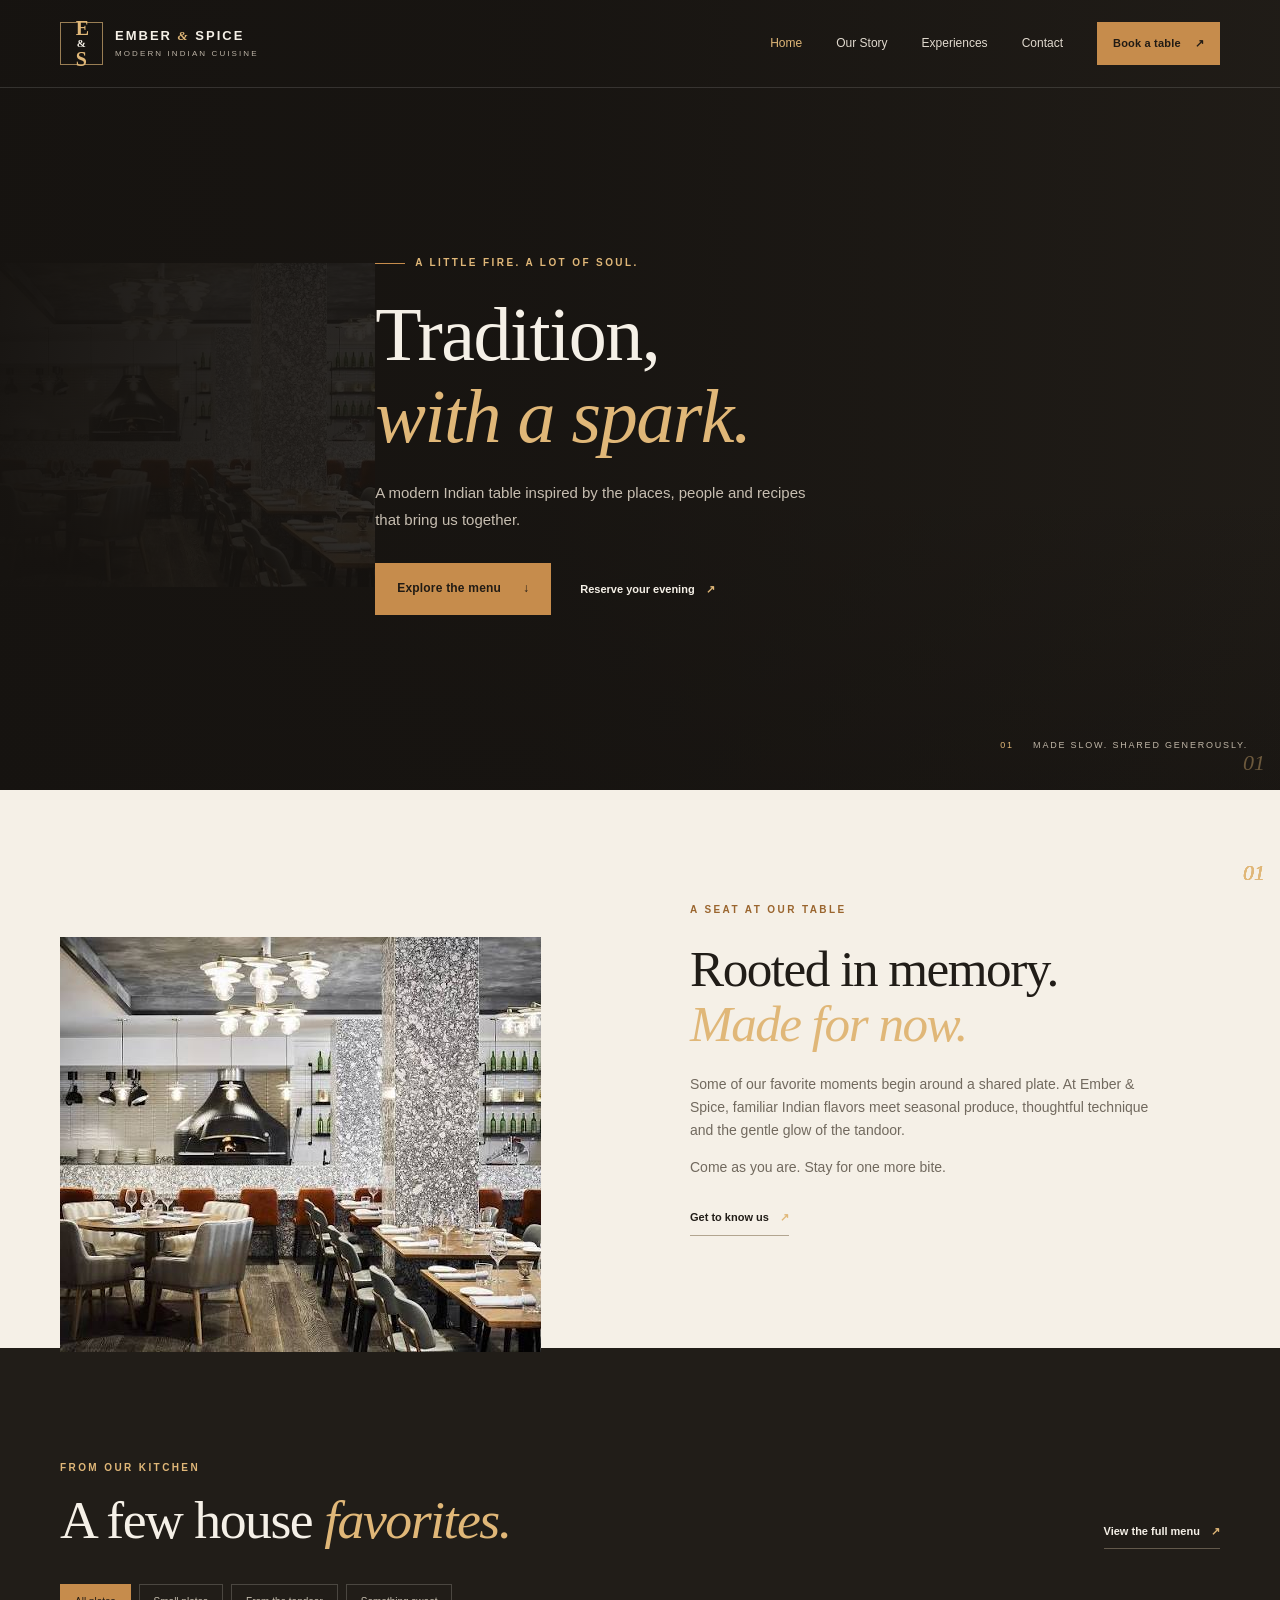
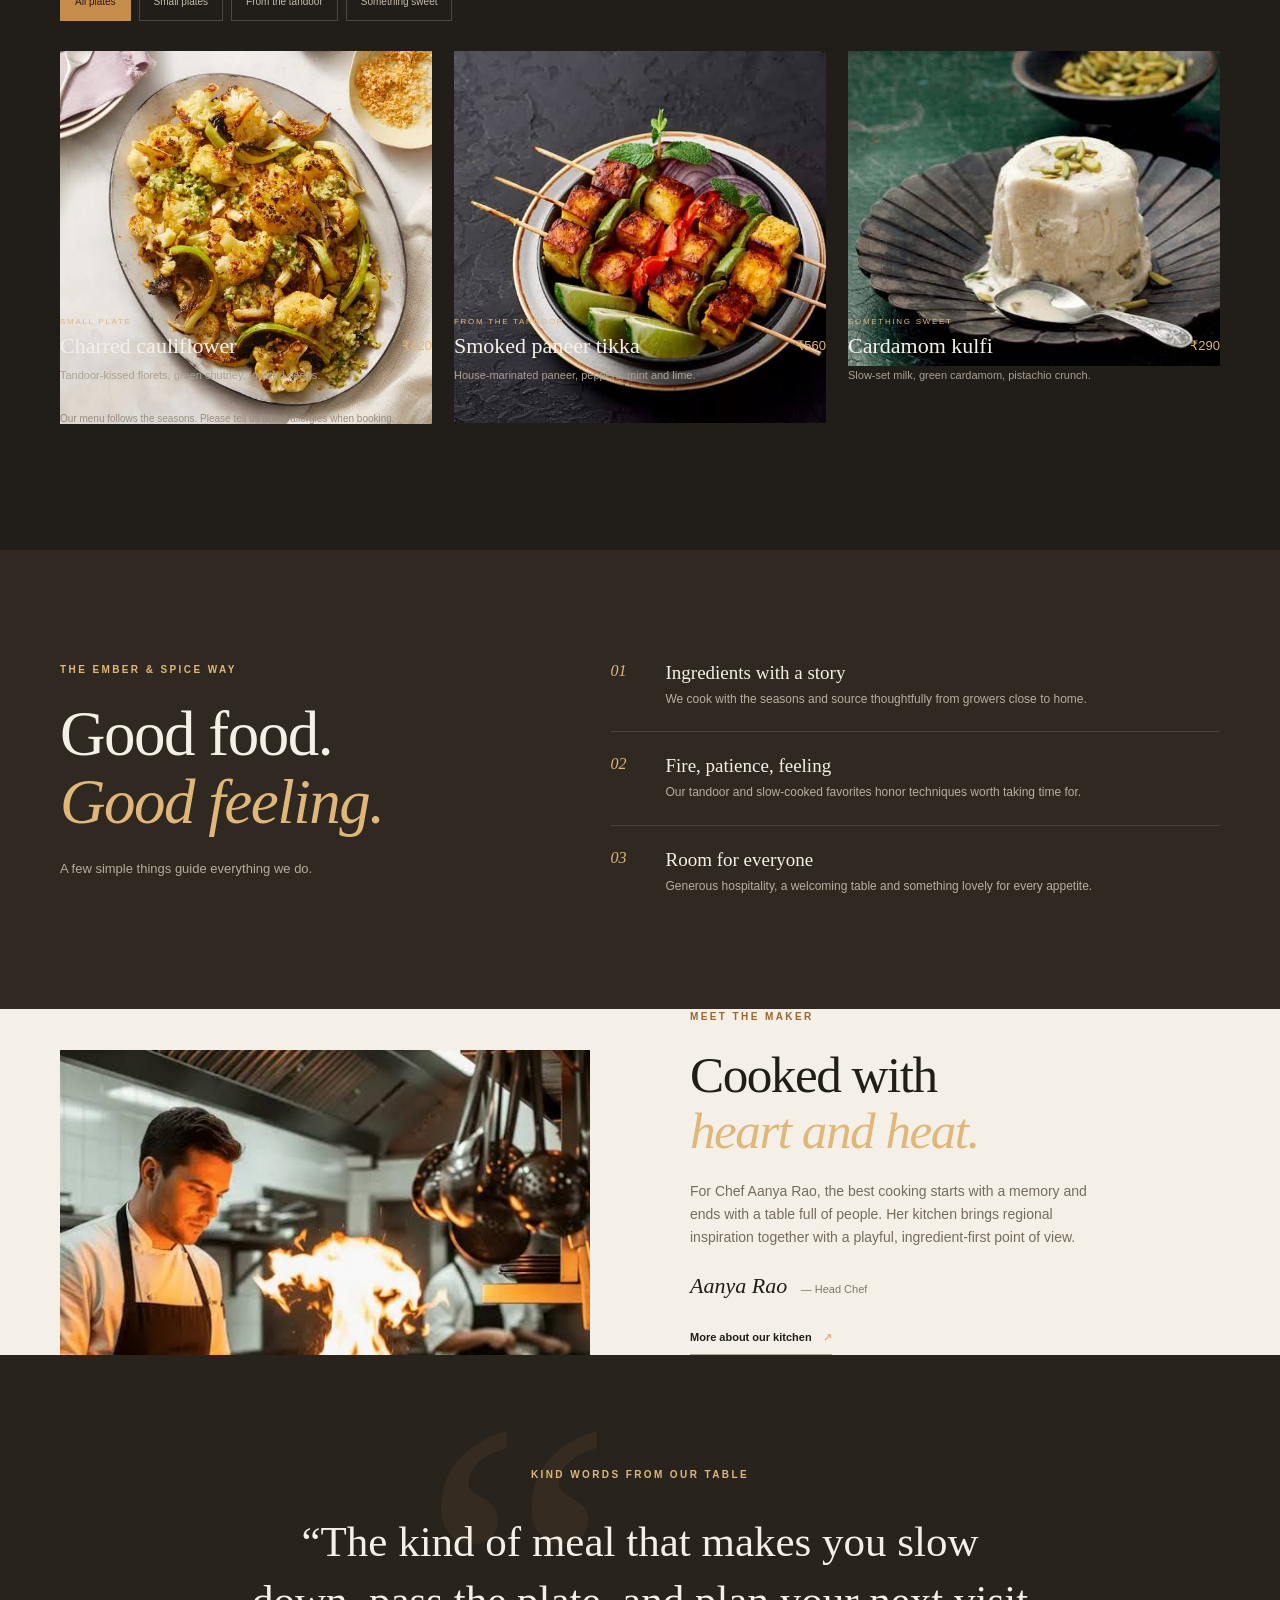
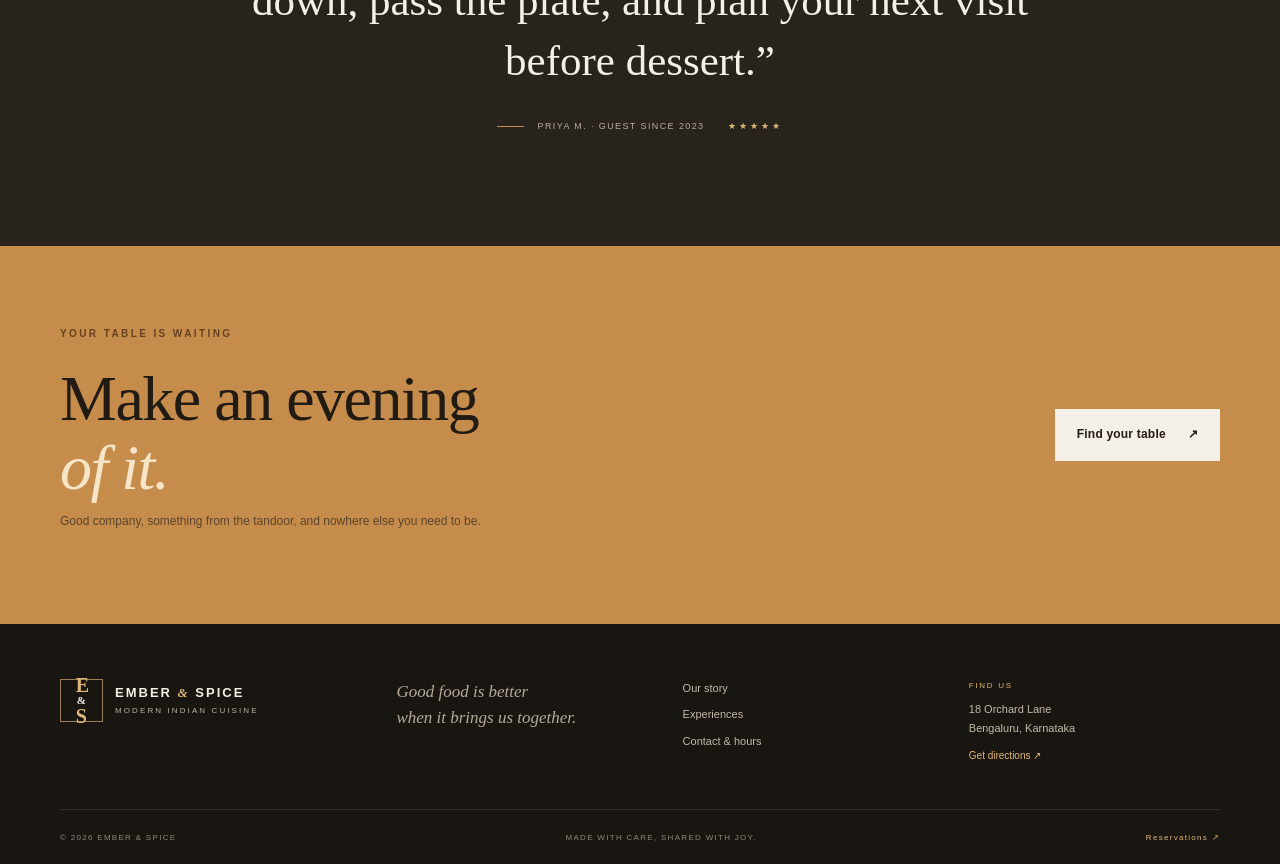
<file: index.html>
<!doctype html>
<html lang="en">
<head>
  <meta charset="utf-8">
  <meta name="viewport" content="width=device-width, initial-scale=1">
  <meta name="description" content="Discover Ember & Spice, modern Indian cuisine shaped by seasonal ingredients and the warmth of the fire.">
  <title>Ember &amp; Spice | Modern Indian Cuisine</title>
  <link rel="stylesheet" href="css/style.css">
  <script src="js/script.js" defer></script>
</head>
<body>
  <a class="skip-link" href="#main">Skip to content</a>
  <header class="site-header">
    <div class="container header-inner">
      <a class="brand" href="index.html" aria-label="Ember and Spice home"><span class="brand-mark" aria-hidden="true">E<span>&amp;</span>S</span><span class="brand-name">EMBER <i>&amp;</i> SPICE<small>MODERN INDIAN CUISINE</small></span></a>
      <button class="menu-toggle" type="button" aria-expanded="false" aria-controls="primary-nav"><span class="sr-only">Open navigation</span><span></span><span></span></button>
      <nav class="primary-nav" id="primary-nav" aria-label="Main navigation">
        <a class="active" aria-current="page" href="index.html">Home</a><a href="about.html">Our Story</a><a href="services.html">Experiences</a><a href="contact.html">Contact</a>
        <a class="button button-small nav-cta" href="contact.html#reservation">Book a table <span aria-hidden="true">↗</span></a>
      </nav>
    </div>
  </header>
  <main id="main">
    <section class="hero">
      <div class="dish-image">
  <img src="images/ingredients.jpeg" alt="Indian restaurant dining table">
  <span class="dish-number">01</span>
</div>
      <div class="hero-shade"></div>
      <div class="container hero-content"><p class="eyebrow"><span></span> A little fire. A lot of soul.</p><h1>Tradition,<br><em>with a spark.</em></h1><p class="hero-copy">A modern Indian table inspired by the places, people and recipes that bring us together.</p><div class="hero-actions"><a class="button" href="#menu">Explore the menu <span aria-hidden="true">↓</span></a><a class="text-link" href="contact.html#reservation">Reserve your evening <span aria-hidden="true">↗</span></a></div></div>
      <div class="hero-note"><span>01</span> MADE SLOW. SHARED GENEROUSLY.</div>
    </section>

    <section class="intro section-pad" id="story"><div class="container intro-grid"><div class="dish-image">
  <img src="images/ingredients.jpeg" alt="Charred cauliflower with green chutney and toasted seeds">
  <span class="dish-number">01</span>
</div><div class="intro-copy"><p class="eyebrow">A seat at our table</p><h2>Rooted in memory.<br><em>Made for now.</em></h2><p>Some of our favorite moments begin around a shared plate. At Ember &amp; Spice, familiar Indian flavors meet seasonal produce, thoughtful technique and the gentle glow of the tandoor.</p><p>Come as you are. Stay for one more bite.</p><a class="under-link" href="about.html">Get to know us <span aria-hidden="true">↗</span></a></div></div></section>

    <section class="menu-section section-pad" id="menu"><div class="container"><div class="section-heading"><div><p class="eyebrow">From our kitchen</p><h2>A few house <em>favorites.</em></h2></div><a class="under-link desktop-link" href="services.html#menu">View the full menu <span aria-hidden="true">↗</span></a></div>
      <div class="filters" role="group" aria-label="Filter featured dishes"><button class="filter-button active" type="button" data-filter="all" aria-pressed="true">All plates</button><button class="filter-button" type="button" data-filter="small" aria-pressed="false">Small plates</button><button class="filter-button" type="button" data-filter="tandoor" aria-pressed="false">From the tandoor</button><button class="filter-button" type="button" data-filter="sweet" aria-pressed="false">Something sweet</button></div>
      <div class="dish-grid">
        <article class="dish-card" data-category="small"><div class="dish-image">
  <img src="images/dish-cauliflower.jpeg" alt="Charred cauliflower with green chutney and toasted seeds">
  <span class="dish-number">01</span>
</div>
          <div class="dish-info"><div><p class="dish-type">SMALL PLATE</p><h3>Charred cauliflower</h3></div><span class="price">₹420</span></div><p class="dish-description">Tandoor-kissed florets, green chutney, toasted seeds.</p></article>
        <article class="dish-card" data-category="tandoor"><div class="dish-image">
  <img src="images/dish-paneer.jpeg" alt="Smoked paneer tikka">
  <span class="dish-number">01</span>
</div><div class="dish-info"><div><p class="dish-type">FROM THE TANDOOR</p><h3>Smoked paneer tikka</h3></div><span class="price">₹560</span></div><p class="dish-description">House-marinated paneer, peppers, mint and lime.</p></article>
        <article class="dish-card" data-category="sweet"><div class="dish-image">
  <img src="images/dish-kulfi.jpeg" alt="Cardamom Kulfi">
  <span class="dish-number">01</span>
</div><div class="dish-info"><div><p class="dish-type">SOMETHING SWEET</p><h3>Cardamom kulfi</h3></div><span class="price">₹290</span></div><p class="dish-description">Slow-set milk, green cardamom, pistachio crunch.</p></article>
      </div><p class="menu-note">Our menu follows the seasons. Please tell us about allergies when booking.</p><a class="under-link mobile-link" href="services.html#menu">View the full menu <span aria-hidden="true">↗</span></a>
    </div></section>

    <section class="values section-pad"><div class="container values-grid"><div><p class="eyebrow">The Ember &amp; Spice way</p><h2>Good food.<br><em>Good feeling.</em></h2><p class="values-lead">A few simple things guide everything we do.</p></div><div class="value-list"><article><span>01</span><div><h3>Ingredients with a story</h3><p>We cook with the seasons and source thoughtfully from growers close to home.</p></div></article><article><span>02</span><div><h3>Fire, patience, feeling</h3><p>Our tandoor and slow-cooked favorites honor techniques worth taking time for.</p></div></article><article><span>03</span><div><h3>Room for everyone</h3><p>Generous hospitality, a welcoming table and something lovely for every appetite.</p></div></article></div></div></section>

    <section class="chef-section"><div class="container chef-grid"><div class="dish-image">
  <img src="images/image-chef.jpeg" alt="Chef cooking food in the kitchen">
  <span class="dish-number">01</span>
</div><div class="chef-copy"><p class="eyebrow">Meet the maker</p><h2>Cooked with<br><em>heart and heat.</em></h2><p>For Chef Aanya Rao, the best cooking starts with a memory and ends with a table full of people. Her kitchen brings regional inspiration together with a playful, ingredient-first point of view.</p><p class="signature">Aanya Rao <span>— Head Chef</span></p><a class="under-link" href="about.html#chef">More about our kitchen <span aria-hidden="true">↗</span></a></div></div></section>

    <section class="quote-section section-pad"><div class="container quote-inner"><p class="eyebrow">Kind words from our table</p><blockquote>“The kind of meal that makes you slow down, pass the plate, and plan your next visit before dessert.”</blockquote><div class="quote-byline"><span class="quote-rule"></span><span>PRIYA M. <i>·</i> GUEST SINCE 2023</span><span class="quote-stars" aria-label="5 out of 5 stars">★★★★★</span></div></div><span class="quote-mark" aria-hidden="true">“</span></section>

    <section class="visit-cta"><div class="container cta-inner"><div><p class="eyebrow">Your table is waiting</p><h2>Make an evening<br><em>of it.</em></h2><p>Good company, something from the tandoor, and nowhere else you need to be.</p></div><a class="button button-light" href="contact.html#reservation">Find your table <span aria-hidden="true">↗</span></a></div></section>
  </main>
  <footer class="site-footer"><div class="container footer-top"><a class="brand footer-brand" href="index.html"><span class="brand-mark" aria-hidden="true">E<span>&amp;</span>S</span><span class="brand-name">EMBER <i>&amp;</i> SPICE<small>MODERN INDIAN CUISINE</small></span></a><p>Good food is better<br>when it brings us together.</p><div class="footer-links"><a href="about.html">Our story</a><a href="services.html">Experiences</a><a href="contact.html">Contact &amp; hours</a></div><div class="footer-address"><span>FIND US</span><p>18 Orchard Lane<br>Bengaluru, Karnataka</p><a href="contact.html#location">Get directions ↗</a></div></div><div class="container footer-bottom"><span>© <span data-year>2026</span> EMBER &amp; SPICE</span><span>MADE WITH CARE, SHARED WITH JOY.</span><a href="contact.html#reservation">Reservations ↗</a></div></footer>
</body>
</html>
</file>
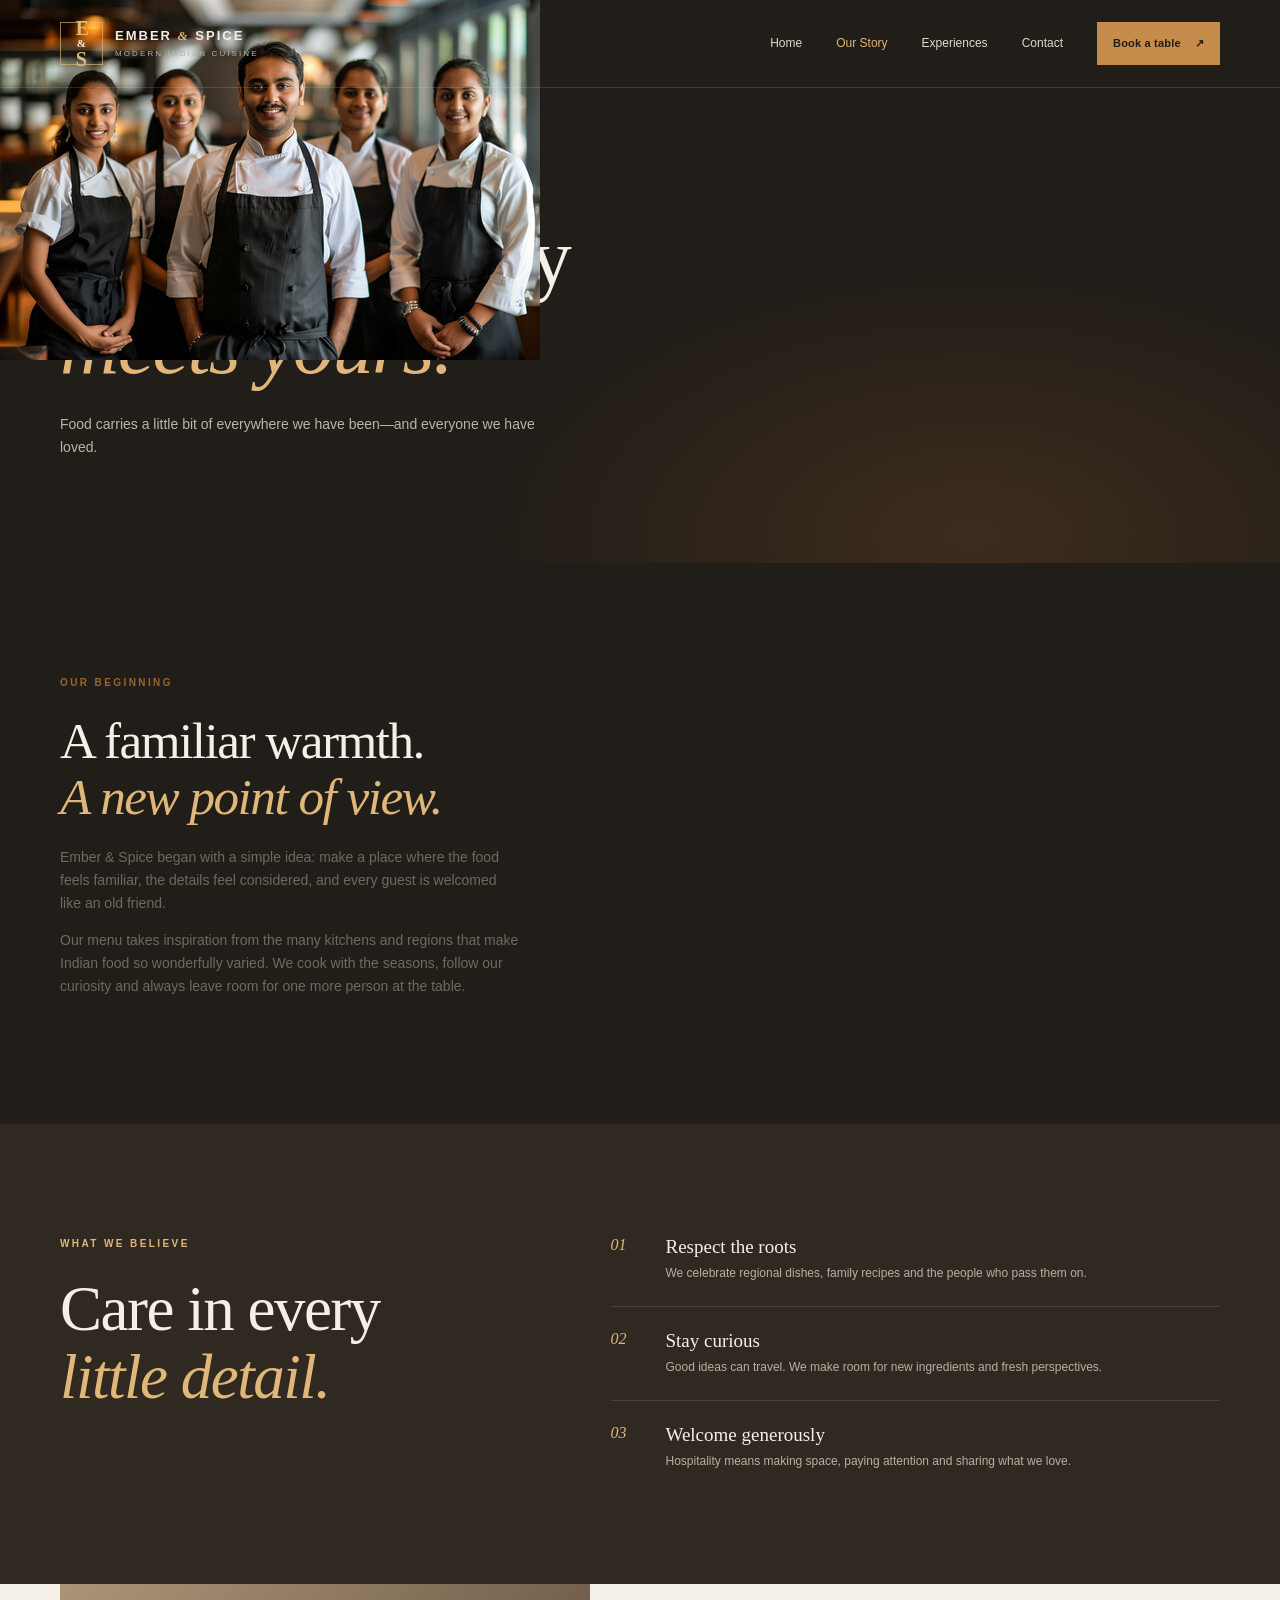
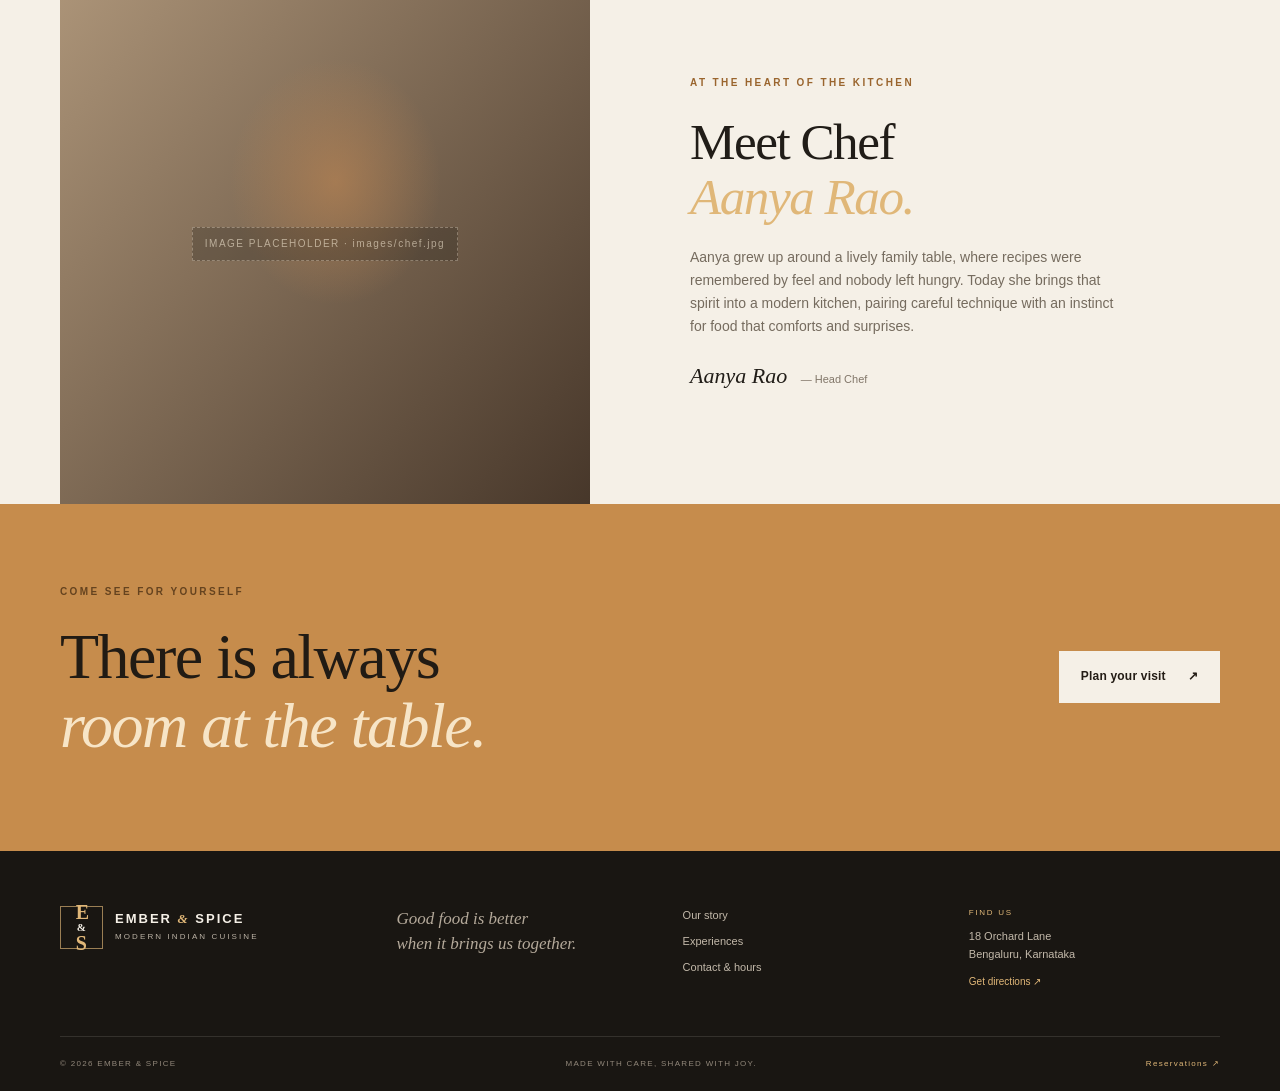
<file: about.html>
<!doctype html>
<html lang="en"><head><meta charset="utf-8"><meta name="viewport" content="width=device-width, initial-scale=1"><meta name="description" content="The story, people and cooking philosophy behind Ember & Spice."><title>Our Story | Ember &amp; Spice</title><link rel="stylesheet" href="css/style.css"><script src="js/script.js" defer></script></head>
<body><a class="skip-link" href="#main">Skip to content</a><header class="site-header"><div class="container header-inner"><a class="brand" href="index.html" aria-label="Ember and Spice home"><span class="brand-mark" aria-hidden="true">E<span>&amp;</span>S</span><span class="brand-name">EMBER <i>&amp;</i> SPICE<small>MODERN INDIAN CUISINE</small></span></a><button class="menu-toggle" type="button" aria-expanded="false" aria-controls="primary-nav"><span class="sr-only">Open navigation</span><span></span><span></span></button><nav class="primary-nav" id="primary-nav" aria-label="Main navigation"><a href="index.html">Home</a><a class="active" aria-current="page" href="about.html">Our Story</a><a href="services.html">Experiences</a><a href="contact.html">Contact</a><a class="button button-small nav-cta" href="contact.html#reservation">Book a table <span aria-hidden="true">↗</span></a></nav></div></header>
<main id="main"><section class="page-hero"><div class="container"><p class="eyebrow">A seat at our table</p><h1>Where our story<br><em>meets yours.</em></h1><p>Food carries a little bit of everywhere we have been—and everyone we have loved.</p></div></section><section class="section-pad"><div class="container intro-grid"><img
  class="hero-image"
  src="images/restaurant.jpg"
  alt="A warmly lit dining room at Ember & Spice"
><div class="intro-copy"><p class="eyebrow">Our beginning</p><h2>A familiar warmth.<br><em>A new point of view.</em></h2><p>Ember &amp; Spice began with a simple idea: make a place where the food feels familiar, the details feel considered, and every guest is welcomed like an old friend.</p><p>Our menu takes inspiration from the many kitchens and regions that make Indian food so wonderfully varied. We cook with the seasons, follow our curiosity and always leave room for one more person at the table.</p></div></div></section><section class="values section-pad"><div class="container values-grid"><div><p class="eyebrow">What we believe</p><h2>Care in every<br><em>little detail.</em></h2></div><div class="value-list"><article><span>01</span><div><h3>Respect the roots</h3><p>We celebrate regional dishes, family recipes and the people who pass them on.</p></div></article><article><span>02</span><div><h3>Stay curious</h3><p>Good ideas can travel. We make room for new ingredients and fresh perspectives.</p></div></article><article><span>03</span><div><h3>Welcome generously</h3><p>Hospitality means making space, paying attention and sharing what we love.</p></div></article></div></div></section><section class="chef-section" id="chef"><div class="container chef-grid"><div class="chef-photo image-placeholder" role="img" aria-label="Placeholder for head chef portrait"><span>IMAGE PLACEHOLDER · images/chef.jpg</span></div><div class="chef-copy"><p class="eyebrow">At the heart of the kitchen</p><h2>Meet Chef<br><em>Aanya Rao.</em></h2><p>Aanya grew up around a lively family table, where recipes were remembered by feel and nobody left hungry. Today she brings that spirit into a modern kitchen, pairing careful technique with an instinct for food that comforts and surprises.</p><p class="signature">Aanya Rao <span>— Head Chef</span></p></div></div></section><section class="visit-cta"><div class="container cta-inner"><div><p class="eyebrow">Come see for yourself</p><h2>There is always<br><em>room at the table.</em></h2></div><a class="button button-light" href="contact.html#reservation">Plan your visit <span aria-hidden="true">↗</span></a></div></section></main>
<footer class="site-footer"><div class="container footer-top"><a class="brand footer-brand" href="index.html"><span class="brand-mark" aria-hidden="true">E<span>&amp;</span>S</span><span class="brand-name">EMBER <i>&amp;</i> SPICE<small>MODERN INDIAN CUISINE</small></span></a><p>Good food is better<br>when it brings us together.</p><div class="footer-links"><a href="about.html">Our story</a><a href="services.html">Experiences</a><a href="contact.html">Contact &amp; hours</a></div><div class="footer-address"><span>FIND US</span><p>18 Orchard Lane<br>Bengaluru, Karnataka</p><a href="contact.html#location">Get directions ↗</a></div></div><div class="container footer-bottom"><span>© <span data-year>2026</span> EMBER &amp; SPICE</span><span>MADE WITH CARE, SHARED WITH JOY.</span><a href="contact.html#reservation">Reservations ↗</a></div></footer></body></html>
</file>
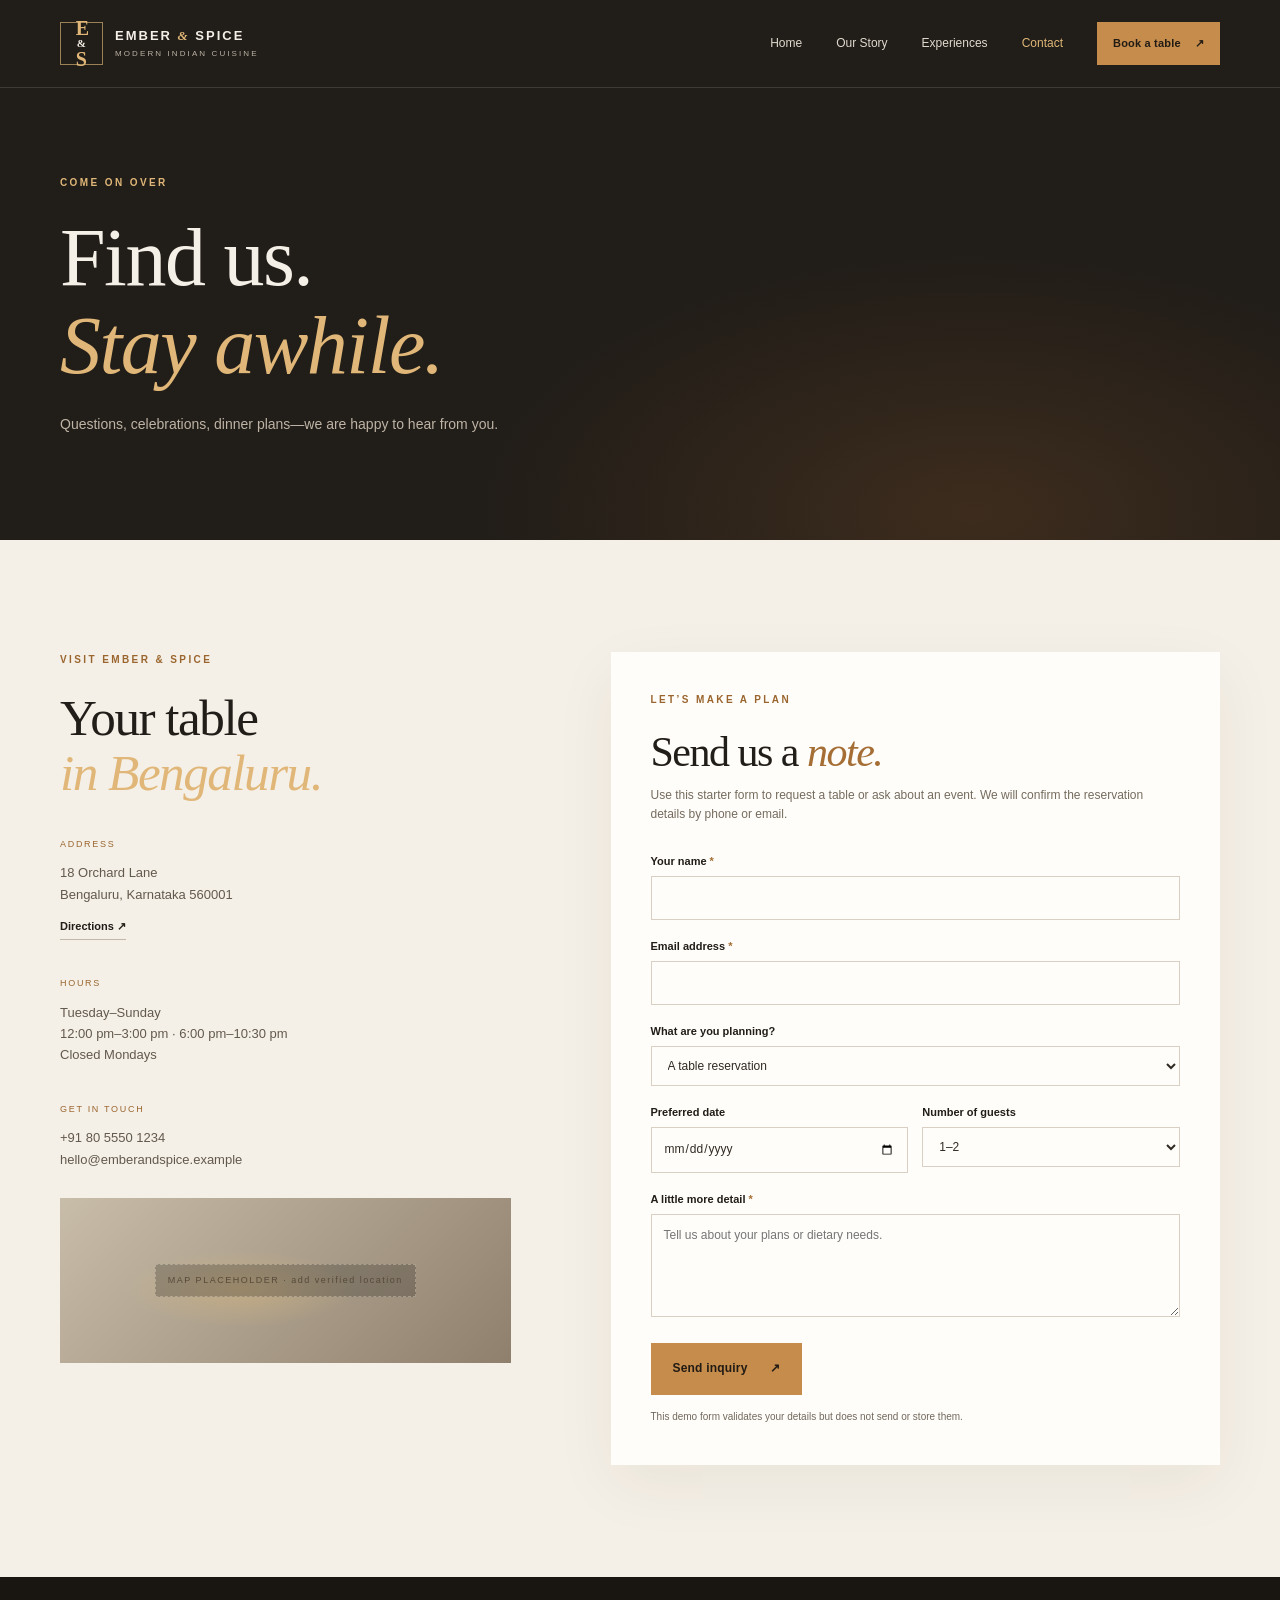
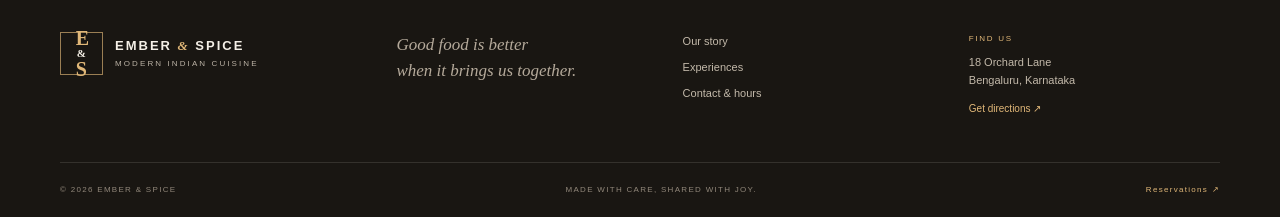
<file: contact.html>
<!doctype html>
<html lang="en">
  <head>
    <meta charset="utf-8">
    <meta name="viewport" content="width=device-width, initial-scale=1">
    <meta name="description" content="Find Ember & Spice, check opening hours, or send a reservation and event inquiry.">
    <title>Visit &amp; Contact | Ember &amp; Spice</title>
    <link rel="stylesheet" href="css/style.css">
    <script src="js/script.js" defer></script>
  </head>
<body>
  <a class="skip-link" href="#main">Skip to content</a>
  <header class="site-header">
    <div class="container header-inner">
      <a class="brand" href="index.html" aria-label="Ember and Spice home">
        <span class="brand-mark" aria-hidden="true">E<span>&amp;</span>S</span><span class="brand-name">EMBER <i>&amp;</i> SPICE<small>MODERN INDIAN CUISINE</small></span></a><button class="menu-toggle" type="button" aria-expanded="false" aria-controls="primary-nav"><span class="sr-only">Open navigation</span><span></span><span></span></button><nav class="primary-nav" id="primary-nav" aria-label="Main navigation"><a href="index.html">Home</a><a href="about.html">Our Story</a><a href="services.html">Experiences</a><a class="active" aria-current="page" href="contact.html">Contact</a><a class="button button-small nav-cta" href="#reservation">Book a table <span aria-hidden="true">↗</span></a></nav>
    </div>
  </header>
<main id="main">
  <section class="page-hero">
    <div class="container">
      <p class="eyebrow">Come on over</p>
      <h1>Find us.<br><em>Stay awhile.</em></h1>
      <p>Questions, celebrations, dinner plans—we are happy to hear from you.</p>
    </div>
  </section>
  <section class="contact-section section-pad" id="location">
    <div class="container contact-grid">
      <div class="contact-details">
        <p class="eyebrow">Visit Ember &amp; Spice</p>
        <h2>Your table<br><em>in Bengaluru.</em></h2>
        <div class="detail-block">
          <span>ADDRESS</span>
          <p>18 Orchard Lane<br>Bengaluru, Karnataka 560001</p>
          <a class="under-link" href="#location">Directions ↗</a>
        </div>
        <div class="detail-block">
          <span>HOURS</span>
          <p>Tuesday–Sunday<br>12:00 pm–3:00 pm · 6:00 pm–10:30 pm<br>Closed Mondays</p>
        </div>
        <div class="detail-block">
          <span>GET IN TOUCH</span>
          <p><a href="tel:+918055501234">+91 80 5550 1234</a><br><a href="mailto:hello@emberandspice.example">hello@emberandspice.example</a></p>
        </div>
        <div class="map-placeholder image-placeholder" role="img" aria-label="Map placeholder. Add a verified map embed or directions link before publishing">
          <span>MAP PLACEHOLDER · add verified location</span>
        </div>
      </div>
      <div class="form-panel" id="reservation">
        <p class="eyebrow">Let’s make a plan</p>
        <h2>Send us a <em>note.</em></h2>
        <p class="form-intro">Use this starter form to request a table or ask about an event. We will confirm the reservation details by phone or email.</p>
        <form id="contact-form" novalidate>
          <div class="form-row">
            <label for="name">Your name <span>*</span></label>
            <input id="name" name="name" autocomplete="name" required minlength="2">
            <small class="field-error" id="name-error"></small>
          </div>
          <div class="form-row">
            <label for="email">Email address <span>*</span></label>
            <input id="email" name="email" type="email" autocomplete="email" required>
            <small class="field-error" id="email-error"></small>
          </div>
          <div class="form-row">
            <label for="visit-type">What are you planning?</label>
            <select id="visit-type" name="visitType">
              <option value="reservation">A table reservation</option>
              <option value="event">A private event</option>
              <option value="catering">Catering</option>
              <option value="other">Something else</option>
            </select>
          </div>
          <div class="form-row form-row-split">
            <div>
              <label for="date">Preferred date</label>
              <input id="date" name="date" type="date">
            </div>
            <div>
              <label for="guests">Number of guests</label>
              <select id="guests" name="guests"><option>1–2</option><option>3–4</option><option>5–6</option><option>7+</option></select>
            </div>
          </div>
          <div class="form-row">
            <label for="message">A little more detail <span>*</span></label>
            <textarea id="message" name="message" rows="4" required minlength="10" placeholder="Tell us about your plans or dietary needs."></textarea>
            <small class="field-error" id="message-error"></small>
          </div>
          <button class="button" type="submit">Send inquiry <span aria-hidden="true">↗</span></button>
          <p class="form-status" id="form-status" role="status" aria-live="polite">This demo form validates your details but does not send or store them.</p>
        </form>
      </div>
    </div>
  </section>
</main>
<footer class="site-footer">
  <div class="container footer-top">
    <a class="brand footer-brand" href="index.html">
      <span class="brand-mark" aria-hidden="true">E<span>&amp;</span>S</span>
      <span class="brand-name">EMBER <i>&amp;</i> SPICE<small>MODERN INDIAN CUISINE</small></span>
    </a>
    <p>Good food is better<br>when it brings us together.</p>
    <div class="footer-links"><a href="about.html">Our story</a>
      <a href="services.html">Experiences</a>
      <a href="contact.html">Contact &amp; hours</a>
    </div>
    <div class="footer-address">
      <span>FIND US</span>
      <p>18 Orchard Lane<br>Bengaluru, Karnataka</p>
      <a href="#location">Get directions ↗</a>
    </div>
  </div>
  <div class="container footer-bottom">
    <span>© <span data-year>2026</span> EMBER &amp; SPICE</span>
    <span>MADE WITH CARE, SHARED WITH JOY.</span>
    <a href="#reservation">Reservations ↗</a>
  </div>
</footer>
</body>
</html>
</file>
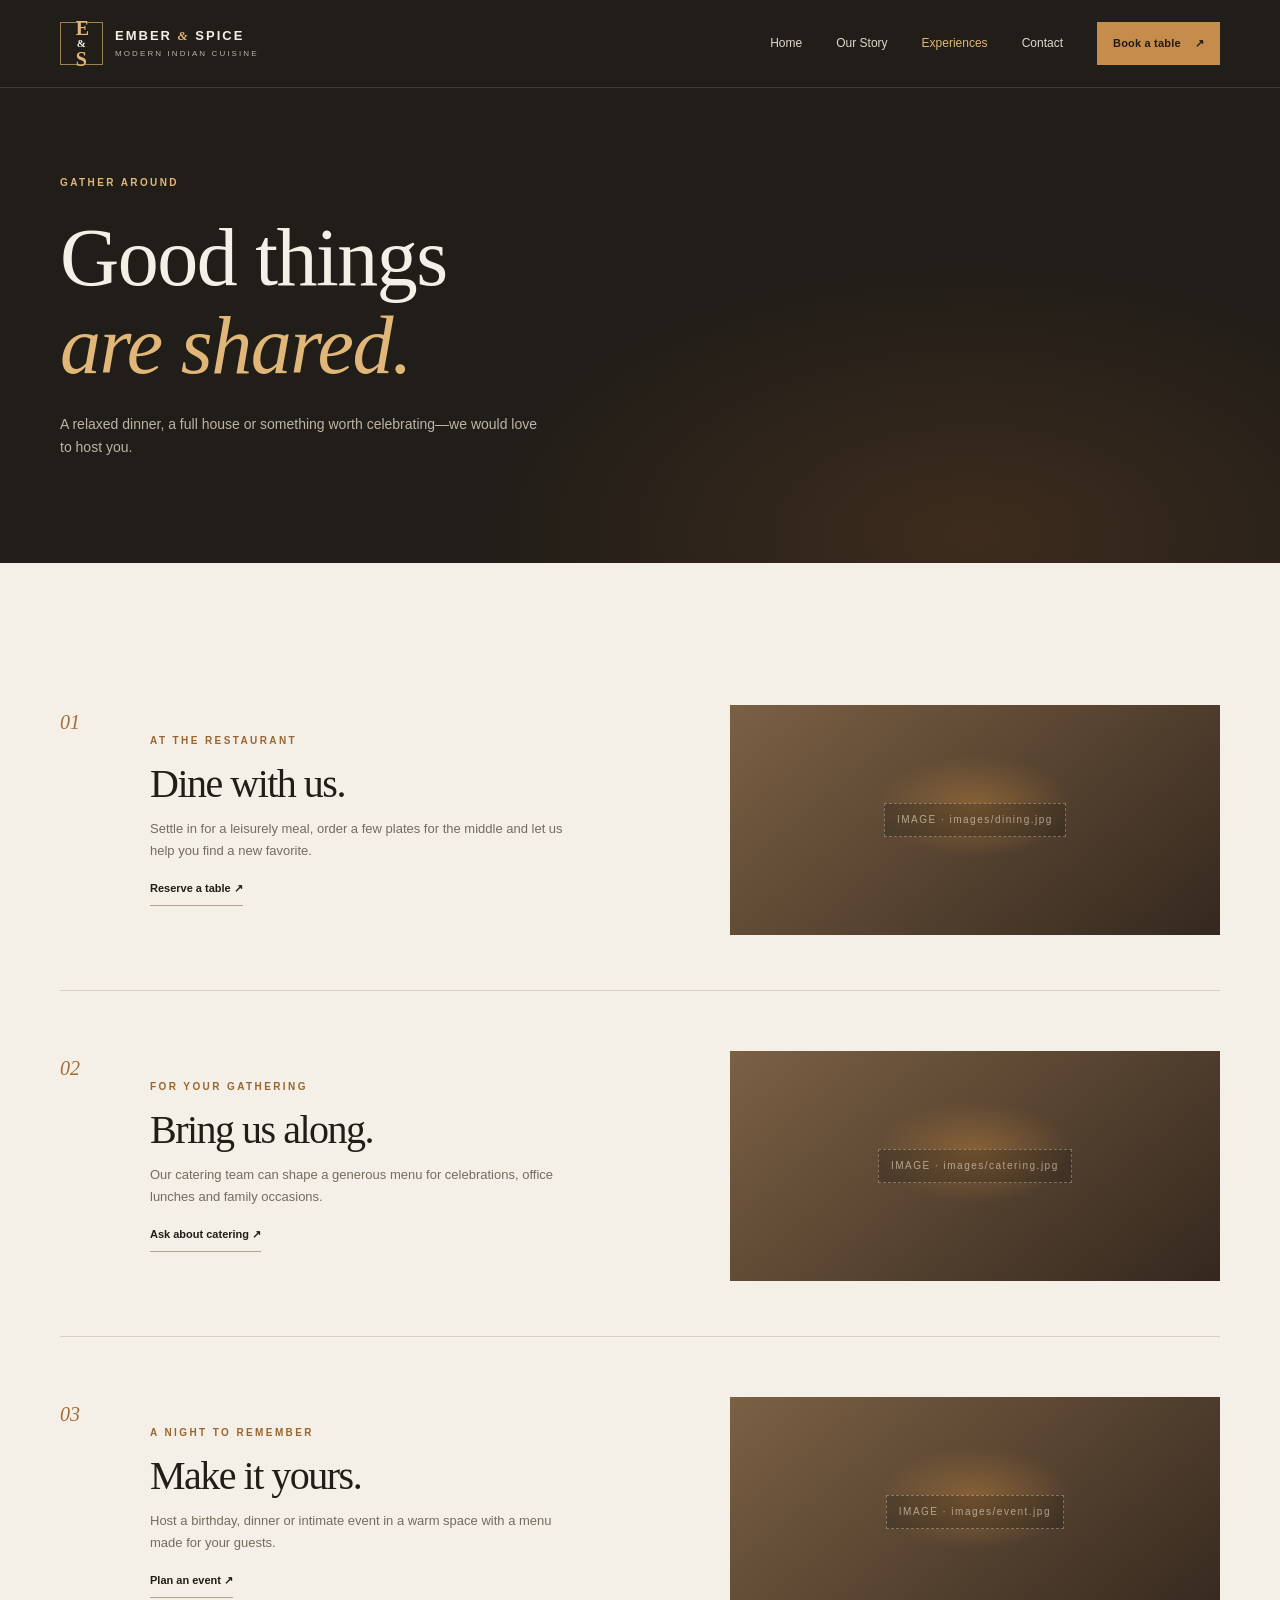
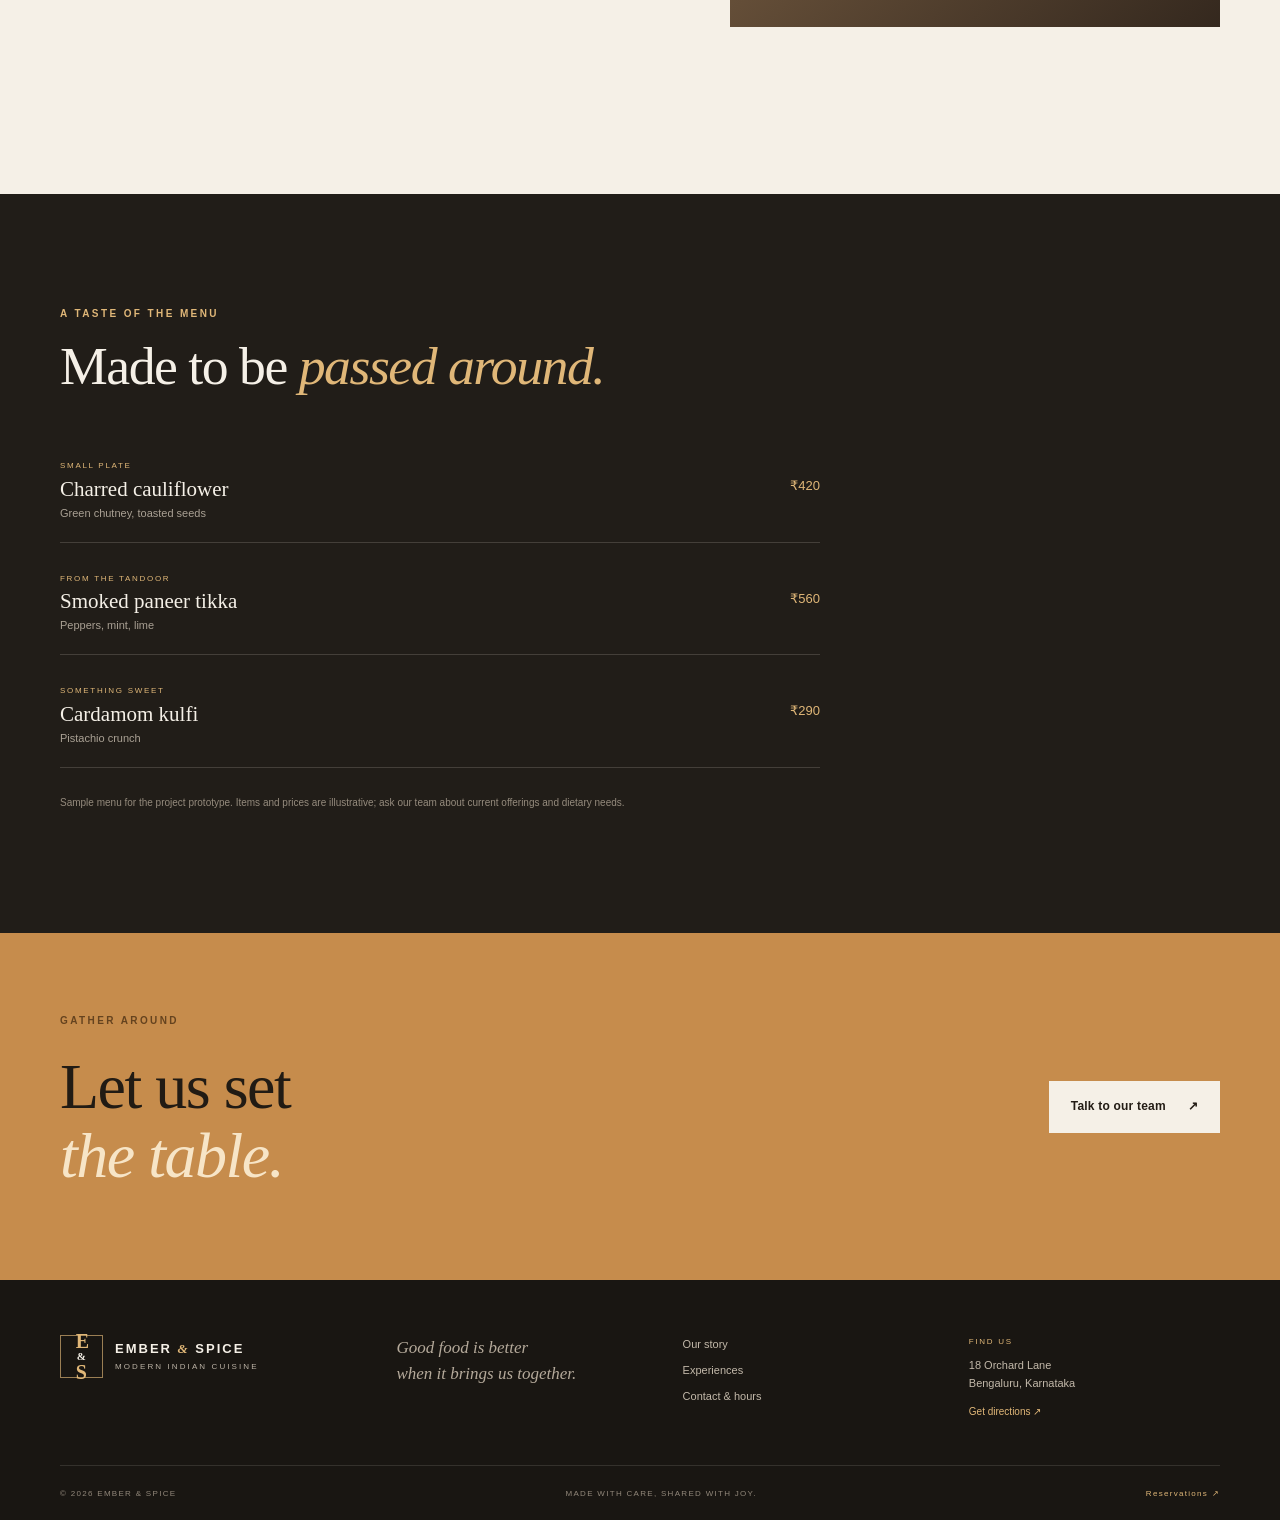
<file: services.html>
<!doctype html>
<html lang="en"><head><meta charset="utf-8"><meta name="viewport" content="width=device-width, initial-scale=1"><meta name="description" content="Explore dining, catering and private events at Ember & Spice."><title>Experiences &amp; Menu | Ember &amp; Spice</title><link rel="stylesheet" href="css/style.css"><script src="js/script.js" defer></script></head>
<body><a class="skip-link" href="#main">Skip to content</a><header class="site-header"><div class="container header-inner"><a class="brand" href="index.html" aria-label="Ember and Spice home"><span class="brand-mark" aria-hidden="true">E<span>&amp;</span>S</span><span class="brand-name">EMBER <i>&amp;</i> SPICE<small>MODERN INDIAN CUISINE</small></span></a><button class="menu-toggle" type="button" aria-expanded="false" aria-controls="primary-nav"><span class="sr-only">Open navigation</span><span></span><span></span></button><nav class="primary-nav" id="primary-nav" aria-label="Main navigation"><a href="index.html">Home</a><a href="about.html">Our Story</a><a class="active" aria-current="page" href="services.html">Experiences</a><a href="contact.html">Contact</a><a class="button button-small nav-cta" href="contact.html#reservation">Book a table <span aria-hidden="true">↗</span></a></nav></div></header>
<main id="main"><section class="page-hero"><div class="container"><p class="eyebrow">Gather around</p><h1>Good things<br><em>are shared.</em></h1><p>A relaxed dinner, a full house or something worth celebrating—we would love to host you.</p></div></section><section class="service-list section-pad"><div class="container"><article class="service-card"><span class="service-number">01</span><div><p class="eyebrow">At the restaurant</p><h2>Dine with us.</h2><p>Settle in for a leisurely meal, order a few plates for the middle and let us help you find a new favorite.</p><a class="under-link" href="contact.html#reservation">Reserve a table ↗</a></div><div class="service-photo image-placeholder" role="img" aria-label="Placeholder for the dining room"><span>IMAGE · images/dining.jpg</span></div></article><article class="service-card"><span class="service-number">02</span><div><p class="eyebrow">For your gathering</p><h2>Bring us along.</h2><p>Our catering team can shape a generous menu for celebrations, office lunches and family occasions.</p><a class="under-link" href="contact.html#inquiry">Ask about catering ↗</a></div><div class="service-photo image-placeholder" role="img" aria-label="Placeholder for catered Indian food"><span>IMAGE · images/catering.jpg</span></div></article><article class="service-card"><span class="service-number">03</span><div><p class="eyebrow">A night to remember</p><h2>Make it yours.</h2><p>Host a birthday, dinner or intimate event in a warm space with a menu made for your guests.</p><a class="under-link" href="contact.html#inquiry">Plan an event ↗</a></div><div class="service-photo image-placeholder" role="img" aria-label="Placeholder for a private event"><span>IMAGE · images/event.jpg</span></div></article></div></section><section class="menu-section section-pad" id="menu"><div class="container"><div class="section-heading"><div><p class="eyebrow">A taste of the menu</p><h2>Made to be <em>passed around.</em></h2></div></div><div class="menu-list"><article><div><span class="dish-type">SMALL PLATE</span><h3>Charred cauliflower</h3><p>Green chutney, toasted seeds</p></div><b>₹420</b></article><article><div><span class="dish-type">FROM THE TANDOOR</span><h3>Smoked paneer tikka</h3><p>Peppers, mint, lime</p></div><b>₹560</b></article><article><div><span class="dish-type">SOMETHING SWEET</span><h3>Cardamom kulfi</h3><p>Pistachio crunch</p></div><b>₹290</b></article></div><p class="menu-note">Sample menu for the project prototype. Items and prices are illustrative; ask our team about current offerings and dietary needs.</p></div></section><section class="visit-cta"><div class="container cta-inner"><div><p class="eyebrow">Gather around</p><h2>Let us set<br><em>the table.</em></h2></div><a class="button button-light" href="contact.html#inquiry">Talk to our team <span aria-hidden="true">↗</span></a></div></section></main>
<footer class="site-footer"><div class="container footer-top"><a class="brand footer-brand" href="index.html"><span class="brand-mark" aria-hidden="true">E<span>&amp;</span>S</span><span class="brand-name">EMBER <i>&amp;</i> SPICE<small>MODERN INDIAN CUISINE</small></span></a><p>Good food is better<br>when it brings us together.</p><div class="footer-links"><a href="about.html">Our story</a><a href="services.html">Experiences</a><a href="contact.html">Contact &amp; hours</a></div><div class="footer-address"><span>FIND US</span><p>18 Orchard Lane<br>Bengaluru, Karnataka</p><a href="contact.html#location">Get directions ↗</a></div></div><div class="container footer-bottom"><span>© <span data-year>2026</span> EMBER &amp; SPICE</span><span>MADE WITH CARE, SHARED WITH JOY.</span><a href="contact.html#reservation">Reservations ↗</a></div></footer></body></html>
</file>
<file: css/style.css>
/* Ember & Spice — shared styles. Colors and spacing are kept in one place for easy edits. */
:root{--ink:#211d18;--paper:#f5f0e7;--cream:#fcf9f2;--muted:#aaa194;--accent:#c68c4c;--accent-light:#e0b778;--line:rgba(245,240,231,.16);--serif:'Playfair Display',Georgia,serif;--sans:'DM Sans',Arial,sans-serif;--container:1160px}
*{box-sizing:border-box}html{scroll-behavior:smooth}body{margin:0;background:var(--ink);color:var(--paper);font:16px/1.65 var(--sans);-webkit-font-smoothing:antialiased}a{color:inherit;text-decoration:none}img{max-width:100%}button,input,select,textarea{font:inherit}.container{width:min(var(--container),calc(100% - 64px));margin-inline:auto}.sr-only{position:absolute;width:1px;height:1px;padding:0;margin:-1px;overflow:hidden;clip:rect(0,0,0,0);white-space:nowrap;border:0}.skip-link{position:fixed;top:-100px;left:16px;z-index:100;background:var(--accent);color:var(--ink);padding:10px 16px}.skip-link:focus{top:12px}.site-header{height:88px;position:absolute;z-index:5;inset:0 0 auto;border-bottom:1px solid rgba(255,255,255,.13)}.header-inner{height:100%;display:flex;align-items:center;justify-content:space-between}.brand{display:flex;align-items:center;gap:12px}.brand-mark{font:600 20px var(--serif);color:var(--accent-light);border:1px solid rgba(224,183,120,.65);width:43px;height:43px;display:grid;place-content:center;line-height:1;letter-spacing:-2px}.brand-mark span{font-size:11px;color:var(--paper);padding-inline:1px}.brand-name{font-size:13px;letter-spacing:2px;line-height:1.3;font-weight:700}.brand-name i{font-family:var(--serif);color:var(--accent-light);font-style:italic}.brand-name small{display:block;font-size:8px;letter-spacing:2.1px;color:#bbb2a5;font-weight:500;margin-top:4px}.primary-nav{display:flex;align-items:center;gap:34px}.primary-nav>a:not(.button){font-size:12px;color:#e0d9ce;transition:color .2s}.primary-nav>a:not(.button):hover,.primary-nav>a.active{color:var(--accent-light)}.button{display:inline-flex;align-items:center;justify-content:center;gap:22px;padding:15px 21px;background:var(--accent);color:#211b14;font-size:12px;letter-spacing:.2px;font-weight:700;border:1px solid var(--accent);transition:background .2s,color .2s,transform .2s}.button:hover{background:var(--accent-light);border-color:var(--accent-light);transform:translateY(-2px)}.button-small{padding:11px 15px;gap:14px;font-size:11px}.menu-toggle{display:none;background:none;border:0;color:white}.hero{height:min(790px,100vh);min-height:650px;position:relative;display:flex;align-items:center;overflow:hidden}.hero-image,.hero-shade{position:absolute;inset:0}.image-placeholder{position:relative;display:flex;align-items:center;justify-content:center;overflow:hidden;background:radial-gradient(ellipse at 76% 44%,rgba(157,91,36,.44),transparent 30%),radial-gradient(ellipse at 65% 76%,rgba(206,139,61,.28),transparent 22%),linear-gradient(125deg,#28241f,#493424 52%,#201b17);color:rgba(255,244,223,.55);font-size:10px;letter-spacing:1.5px;text-align:center}.image-placeholder>span:first-child{padding:8px 12px;border:1px dashed rgba(255,240,220,.32);background:rgba(20,17,14,.24)}.hero-image{background:radial-gradient(ellipse at 72% 47%,rgba(181,109,40,.5),transparent 29%),radial-gradient(ellipse at 88% 80%,rgba(207,145,75,.32),transparent 24%),linear-gradient(108deg,#211e1a 12%,#35281e 56%,#211d18)}.hero-shade{background:linear-gradient(90deg,rgba(22,19,16,.98) 0%,rgba(22,19,16,.83) 42%,rgba(22,19,16,.12) 100%),linear-gradient(0deg,rgba(22,19,16,.55),transparent 37%)}.hero-content{position:relative;padding-top:80px}.eyebrow{color:var(--accent-light);font-size:10px;letter-spacing:2.4px;text-transform:uppercase;font-weight:600;margin:0 0 22px}.hero .eyebrow{display:flex;align-items:center;gap:10px}.hero .eyebrow span{height:1px;width:30px;background:var(--accent)}h1,h2,h3,p{margin-top:0}h1,h2{font:500 clamp(42px,6vw,76px)/1.08 var(--serif);letter-spacing:-1.5px;margin-bottom:22px}h1 em,h2 em{font-weight:500;color:var(--accent-light)}.hero-copy{max-width:440px;color:#c7beb1;font-size:15px;line-height:1.8;margin-bottom:30px}.hero-actions{display:flex;align-items:center;gap:29px}.text-link,.under-link{font-size:11px;font-weight:600}.text-link span,.under-link span{color:var(--accent-light);padding-left:8px}.text-link:hover,.under-link:hover{color:var(--accent-light)}.hero-note{position:absolute;right:32px;bottom:37px;color:#c0b6a7;font-size:9px;letter-spacing:1.8px}.hero-note span{color:var(--accent-light);margin-right:15px}.section-pad{padding:112px 0}.intro{background:var(--paper);color:var(--ink)}.intro-grid{display:grid;grid-template-columns:1fr 1fr;align-items:center;gap:100px}.intro-art{height:450px;background:radial-gradient(ellipse at 44% 40%,rgba(202,136,62,.58),transparent 30%),linear-gradient(140deg,#796044,#36281c 78%)}.art-stamp{position:absolute!important;bottom:26px;right:26px;border:1px solid rgba(255,248,231,.6);border-radius:50%;width:78px;height:78px;display:grid;place-content:center;font:italic 12px/1.25 var(--serif);letter-spacing:1px!important;color:#fbefd9!important;transform:rotate(10deg)}.intro-copy h2,.chef-copy h2,.contact-details h2{font-size:clamp(38px,4vw,55px)}.intro-copy .eyebrow{color:#9a652e}.intro-copy>p:not(.eyebrow){max-width:460px;color:#71695e;font-size:14px}.intro-copy .under-link{display:inline-block;margin-top:15px;border-bottom:1px solid #b2a590;padding-bottom:8px}.menu-section{background:#211d18}.section-heading{display:flex;align-items:end;justify-content:space-between;margin-bottom:35px}.section-heading .eyebrow{margin-bottom:15px}.section-heading h2{font-size:clamp(38px,4.2vw,56px);margin:0}.desktop-link,.mobile-link{border-bottom:1px solid #63594b;padding-bottom:8px}.mobile-link{display:none}.filters{display:flex;gap:8px;flex-wrap:wrap;margin-bottom:30px}.filter-button{background:transparent;border:1px solid rgba(245,240,231,.2);padding:9px 14px;color:#c5bdae;font-size:10px;cursor:pointer}.filter-button:hover,.filter-button.active{background:var(--accent);border-color:var(--accent);color:#221b13}.dish-grid{display:grid;grid-template-columns:repeat(3,1fr);gap:22px}.dish-card[hidden]{display:none}.dish-image{height:245px;margin-bottom:19px}.dish-card:nth-child(2) .dish-image{background:radial-gradient(ellipse at 55% 48%,rgba(204,118,54,.58),transparent 34%),linear-gradient(135deg,#392b21,#715139)}.dish-card:nth-child(3) .dish-image{background:radial-gradient(ellipse at 50% 48%,rgba(206,160,103,.5),transparent 30%),linear-gradient(135deg,#55402b,#30241b)}.dish-number{position:absolute!important;bottom:14px;right:15px;border:0!important;background:none!important;font:italic 22px var(--serif);color:var(--accent-light)!important}.dish-info{display:flex;justify-content:space-between;align-items:start}.dish-type{font-size:8px;letter-spacing:1.7px;color:var(--accent-light);margin:0 0 5px}.dish-info h3{font:500 22px var(--serif);margin:0}.price{color:var(--accent-light);font-size:13px;padding-top:20px}.dish-description{font-size:11px;color:#aaa194;margin:7px 0 0}.menu-note{font-size:10px;color:#958b7d;margin-top:27px}.values{background:#302921}.values-grid{display:grid;grid-template-columns:.85fr 1.15fr;gap:100px}.values h2{font-size:clamp(43px,5vw,63px)}.values-lead{color:#b6ac9e;font-size:13px}.value-list article{display:grid;grid-template-columns:40px 1fr;gap:15px;padding:0 0 22px;margin-bottom:23px;border-bottom:1px solid rgba(245,240,231,.13)}.value-list article:last-child{margin:0;padding:0;border:0}.value-list article>span{color:var(--accent-light);font:italic 16px var(--serif)}.value-list h3{font:500 19px var(--serif);margin:0 0 6px}.value-list p{font-size:12px;color:#b9afa2;margin:0;max-width:450px}.chef-section{background:var(--paper);color:var(--ink);padding:0}.chef-grid{display:grid;grid-template-columns:1fr 1fr;gap:100px;align-items:center}.chef-photo{height:520px;background:radial-gradient(ellipse at 52% 38%,rgba(195,136,82,.56),transparent 27%),linear-gradient(130deg,#ac9478,#47372a)}.chef-copy .eyebrow{color:#9a652e}.chef-copy>p:not(.eyebrow):not(.signature){max-width:430px;color:#756b5e;font-size:14px}.signature{font:italic 22px var(--serif);margin:24px 0}.signature span{font:11px var(--sans);color:#817669;margin-left:8px}.chef-copy .under-link{display:inline-block;border-bottom:1px solid #b2a590;padding-bottom:8px}.quote-section{position:relative;overflow:hidden;text-align:center;background:#29231d}.quote-inner{max-width:790px;position:relative;z-index:1}.quote-section .eyebrow{margin-bottom:28px}.quote-section blockquote{font:500 clamp(27px,4vw,43px)/1.38 var(--serif);margin:0 0 29px}.quote-byline{display:flex;align-items:center;justify-content:center;gap:13px;color:#b7ac9f;font-size:9px;letter-spacing:1.4px}.quote-rule{height:1px;width:27px;background:var(--accent)}.quote-byline i{color:var(--accent-light);font-style:normal}.quote-stars{color:var(--accent-light);letter-spacing:3px;margin-left:10px}.quote-mark{position:absolute;color:rgba(198,140,76,.08);font:400 440px/.8 var(--serif);top:45px;left:calc(50% - 220px)}.visit-cta{background:var(--accent);color:#211b14;padding:80px 0}.cta-inner{display:flex;align-items:center;justify-content:space-between}.cta-inner .eyebrow{color:#65431f}.cta-inner h2{font-size:clamp(42px,5vw,64px);margin-bottom:10px}.cta-inner h2 em{color:#f7e5c7}.cta-inner>div>p:last-child{font-size:12px;color:#5c452c}.button-light{background:var(--paper);border-color:var(--paper);color:#231c15}.button-light:hover{background:#fff;color:#231c15}.site-footer{background:#191612;padding:55px 0 0}.footer-top{display:grid;grid-template-columns:1.2fr 1fr 1fr 1fr;gap:35px;align-items:start;padding-bottom:45px}.footer-brand{align-self:start}.footer-top>p{font:italic 17px/1.5 var(--serif);color:#b4a99a}.footer-links,.footer-address{display:flex;flex-direction:column;gap:8px;font-size:11px;color:#c3b9aa}.footer-address>span{font-size:8px;letter-spacing:1.7px;color:var(--accent-light)}.footer-address p{margin:0}.footer-address a{color:var(--accent-light);font-size:10px;margin-top:3px}.footer-bottom{border-top:1px solid rgba(245,240,231,.12);min-height:55px;display:flex;align-items:center;justify-content:space-between;color:#91877a;font-size:8px;letter-spacing:1.3px}.footer-bottom a{color:var(--accent-light)}
.page-hero{padding:175px 0 90px;background:radial-gradient(ellipse at 76% 95%,rgba(150,92,46,.24),transparent 36%),#211d18}.page-hero h1{font-size:clamp(52px,7vw,82px)}.page-hero .container>p:last-child{max-width:490px;color:#beb4a6;font-size:14px}.service-list{background:var(--paper);color:var(--ink)}.service-card{display:grid;grid-template-columns:55px 1fr .9fr;gap:35px;align-items:center;padding:30px 0 55px;margin-bottom:30px;border-bottom:1px solid #d9d0c3}.service-card:last-child{margin-bottom:0;border:0}.service-number{color:#a46d37;font:italic 20px var(--serif);align-self:start;padding-top:6px}.service-card .eyebrow{color:#9a652e;margin-bottom:12px}.service-card h2{font-size:40px;margin:0 0 13px}.service-card>div:nth-child(2)>p:not(.eyebrow){font-size:13px;color:#756b5e;max-width:420px}.service-card .under-link{display:inline-block;border-bottom:1px solid #b2a590;padding-bottom:8px;margin-top:5px}.service-photo{height:230px;background:radial-gradient(ellipse at 50% 44%,rgba(202,136,62,.42),transparent 28%),linear-gradient(140deg,#7b6044,#34281e)}.menu-list{max-width:760px}.menu-list article{display:flex;justify-content:space-between;align-items:center;border-bottom:1px solid var(--line);padding:20px 0}.menu-list h3{font:500 21px var(--serif);margin:0 0 2px}.menu-list p{font-size:11px;color:#aaa194;margin:0}.menu-list b{font-size:13px;color:var(--accent-light);font-weight:500}.contact-section{background:var(--paper);color:var(--ink)}.contact-grid{display:grid;grid-template-columns:.85fr 1.15fr;gap:100px;align-items:start}.contact-details>.eyebrow,.form-panel>.eyebrow{color:#9a652e}.detail-block{margin:28px 0}.detail-block>span{font-size:9px;letter-spacing:1.7px;color:#9a652e}.detail-block p{font-size:13px;color:#62594e;margin:7px 0}.detail-block a{color:inherit}.detail-block .under-link{display:inline-block;border-bottom:1px solid #c1b8ac;padding-bottom:4px}.map-placeholder{height:165px;background:radial-gradient(ellipse at 40% 55%,rgba(208,178,127,.6),transparent 30%),linear-gradient(135deg,#c8bda9,#8f806d);color:#574a39;font-size:9px}.form-panel{padding:40px;background:#fffdf9;box-shadow:0 20px 60px rgba(45,33,20,.06)}.form-panel h2{font-size:42px;margin-bottom:10px}.form-panel h2 em{color:#a56e35}.form-intro{font-size:12px;color:#756b5e;margin-bottom:27px}.form-row{margin-bottom:17px}.form-row label{display:block;font-size:11px;font-weight:600;margin-bottom:6px}.form-row label span{color:#a56e35}.form-row input,.form-row select,.form-row textarea{width:100%;border:1px solid #d9d0c3;background:#fffdf9;color:#302a23;padding:11px 12px;font-size:12px;border-radius:0}.form-row textarea{resize:vertical}.form-row input:focus,.form-row select:focus,.form-row textarea:focus{outline:2px solid #bd8950;outline-offset:1px}.form-row-split{display:grid;grid-template-columns:1fr 1fr;gap:14px}.field-error{display:block;color:#a33d2e;font-size:10px;min-height:0}.field-error:not(:empty){margin-top:4px}.form-status{font-size:10px;color:#71685d;margin:14px 0 0}.form-status.success{color:#326b46}.form-row.invalid input,.form-row.invalid textarea{border-color:#a33d2e}
@media(max-width:850px){.container{width:min(var(--container),calc(100% - 42px))}.primary-nav{gap:19px}.intro-grid,.chef-grid,.values-grid,.contact-grid{gap:50px}.footer-top{grid-template-columns:1fr 1fr}.hero{min-height:620px}.dish-image{height:200px}.service-card{grid-template-columns:35px 1fr .75fr;gap:20px}}
@media(max-width:650px){.container{width:calc(100% - 40px)}.site-header{height:74px}.brand-mark{width:38px;height:38px;font-size:18px}.brand-name{font-size:11px}.menu-toggle{display:flex;width:42px;height:42px;flex-direction:column;justify-content:center;gap:6px;cursor:pointer}.menu-toggle>span:not(.sr-only){width:22px;height:1px;background:var(--paper);transition:transform .2s}.menu-toggle[aria-expanded=true]>span:nth-last-child(2){transform:translateY(3.5px) rotate(45deg)}.menu-toggle[aria-expanded=true]>span:last-child{transform:translateY(-3.5px) rotate(-45deg)}.primary-nav{display:none;position:absolute;top:73px;left:0;right:0;padding:20px;background:#211d18;border-bottom:1px solid var(--line);align-items:stretch;gap:0;flex-direction:column}.primary-nav.open{display:flex}.primary-nav>a:not(.button){padding:13px 5px;border-bottom:1px solid var(--line)}.primary-nav .nav-cta{margin-top:13px;align-self:flex-start}.hero{min-height:650px;height:88vh;max-height:790px}.hero-shade{background:linear-gradient(90deg,rgba(22,19,16,.94),rgba(22,19,16,.5)),linear-gradient(0deg,rgba(22,19,16,.6),transparent 42%)}.hero-content{padding-top:60px}.hero h1{font-size:56px}.hero-copy{font-size:13px;max-width:340px}.hero-actions{align-items:flex-start;flex-direction:column;gap:17px}.hero-note{left:20px;right:auto;font-size:8px}.section-pad{padding:78px 0}.intro-grid,.chef-grid,.values-grid,.contact-grid{grid-template-columns:1fr;gap:35px}.intro-art{height:330px;order:2}.intro-copy{order:1}.intro-copy h2,.chef-copy h2,.contact-details h2{font-size:43px}.section-heading{align-items:flex-start;gap:15px;flex-direction:column}.section-heading h2{font-size:40px}.desktop-link{display:none}.mobile-link{display:inline-block;margin-top:22px}.dish-grid{grid-template-columns:1fr;gap:32px}.dish-image{height:270px}.dish-info h3{font-size:21px}.values-grid{gap:32px}.values h2{font-size:48px}.chef-grid{gap:30px}.chef-photo{height:390px;order:2}.chef-copy{order:1}.quote-section blockquote{font-size:30px}.quote-byline{flex-wrap:wrap;font-size:8px}.quote-stars{width:100%;margin:2px 0 0}.visit-cta{padding:64px 0}.cta-inner{align-items:flex-start;gap:24px;flex-direction:column}.cta-inner h2{font-size:49px}.footer-top{grid-template-columns:1fr 1fr;gap:28px 15px}.footer-top>p{font-size:15px}.footer-bottom{padding:15px 0;gap:10px;flex-wrap:wrap}.footer-bottom>span:nth-child(2){display:none}.page-hero{padding:145px 0 65px}.page-hero h1{font-size:56px}.page-hero .container>p:last-child{font-size:13px}.service-card{grid-template-columns:28px 1fr;gap:14px;padding-bottom:35px;margin-bottom:20px}.service-card h2{font-size:34px}.service-photo{grid-column:2;height:210px;margin-top:8px}.contact-grid{gap:40px}.form-panel{padding:25px 19px}.form-panel h2{font-size:37px}.form-row-split{grid-template-columns:1fr}.map-placeholder{height:145px}}
@media(prefers-reduced-motion:reduce){html{scroll-behavior:auto}*,*::before,*::after{transition-duration:.01ms!important;animation-duration:.01ms!important;animation-iteration-count:1!important}}
</file>
